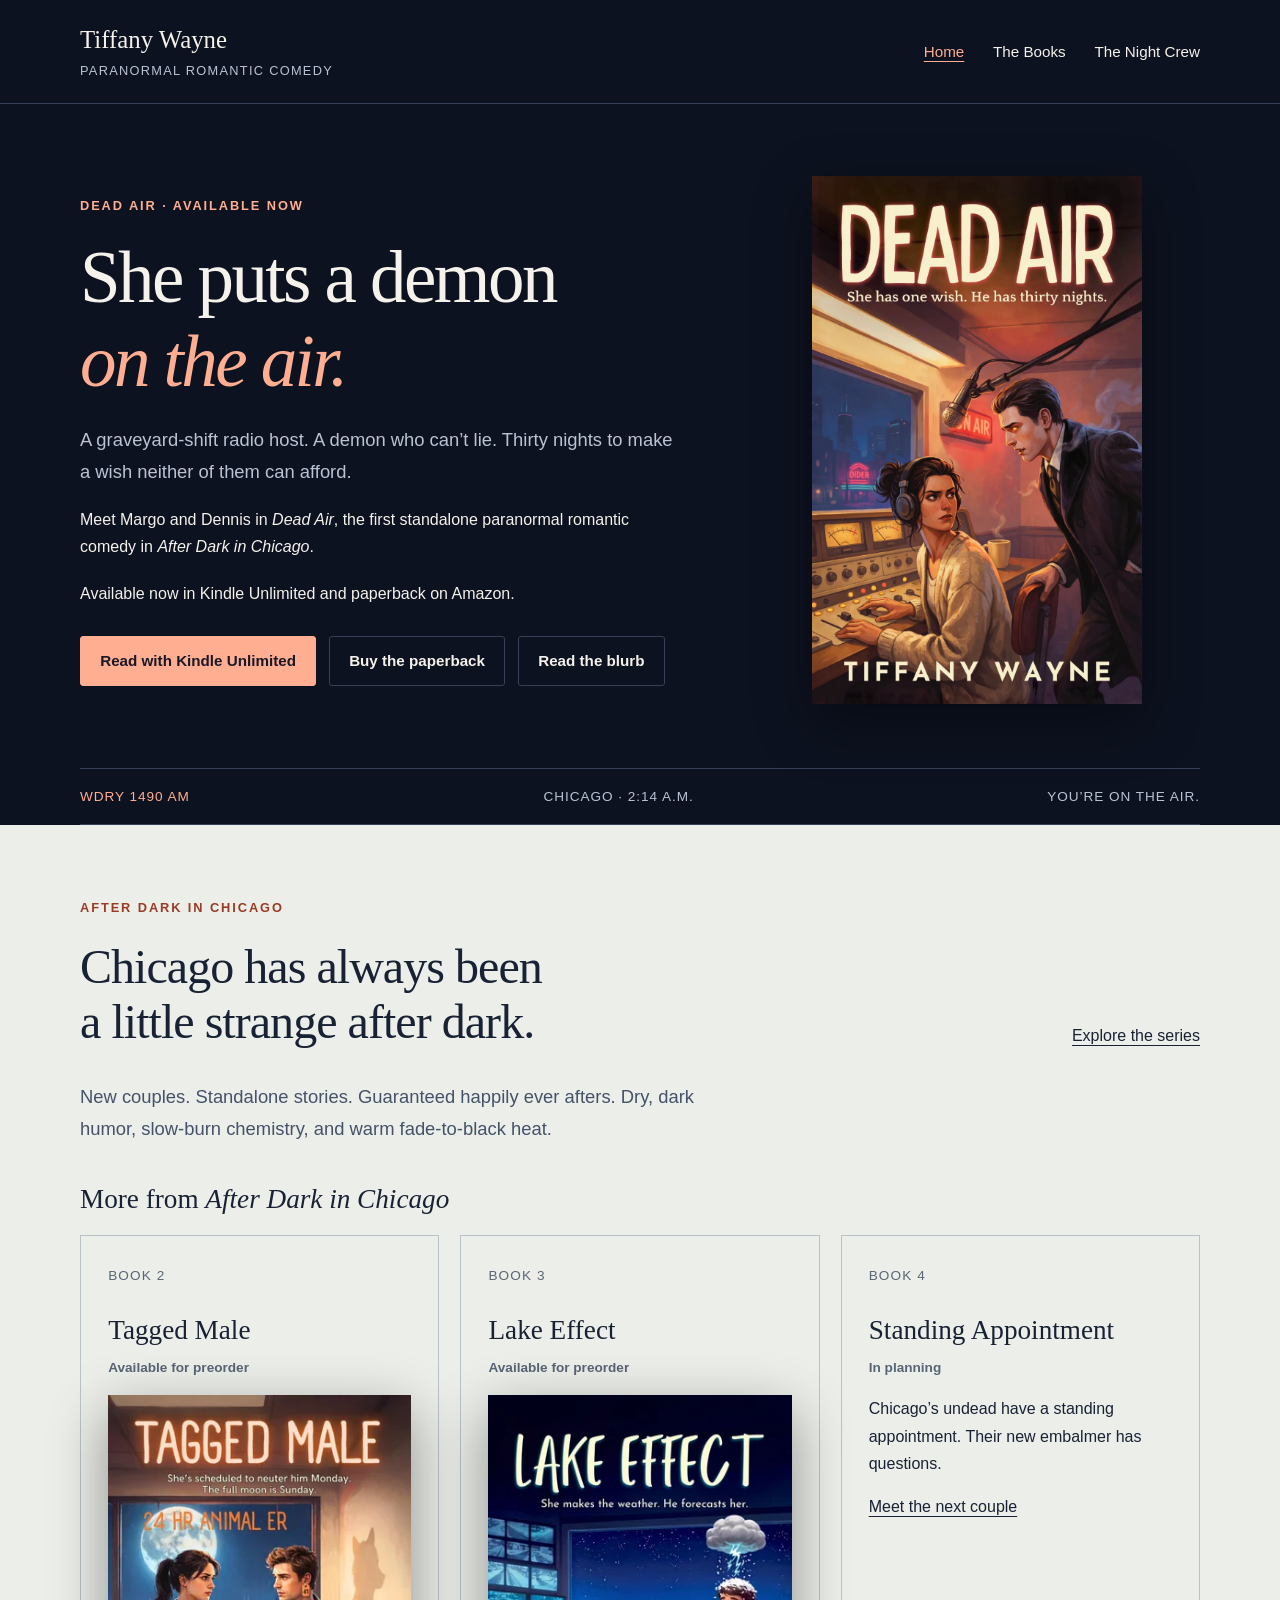
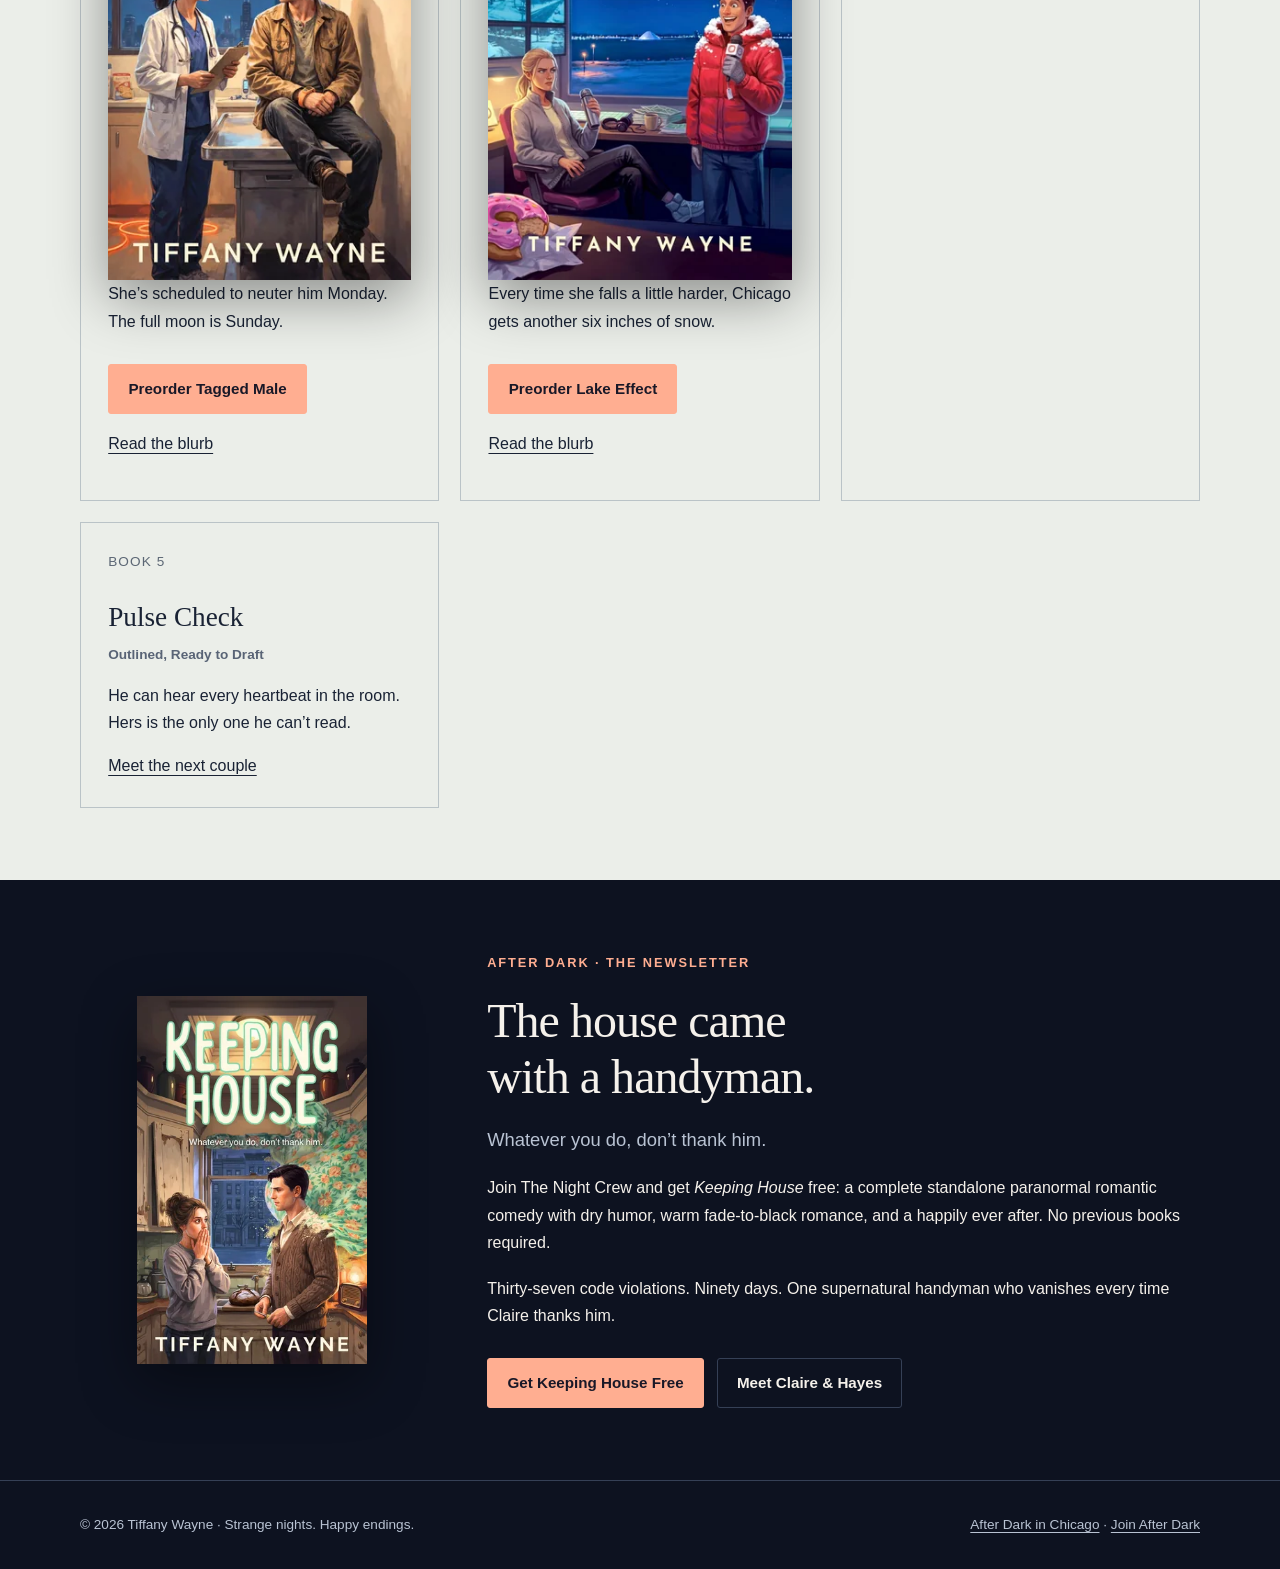
<file: index.html>
<!doctype html>
<html lang="en"><head><meta charset="utf-8"><meta name="viewport" content="width=device-width,initial-scale=1"><title>Paranormal Romcoms After Dark | Tiffany Wayne</title><meta name="description" content="Discover After Dark in Chicago by Tiffany Wayne. Read Dead Air in Kindle Unlimited or paperback, preorder Tagged Male and Lake Effect, and get Keeping House free when you join The Night Crew."><meta name="theme-color" content="#0d1220"><link rel="icon" href="assets/favicon.svg" type="image/svg+xml"><link rel="stylesheet" href="styles.css"><script src="site.js" defer></script></head><body><a class="skip" href="#main">Skip to content</a><header class="header"><div class="wrap nav"><a class="brand" href="index.html"><strong>Tiffany Wayne</strong><span>Paranormal romantic comedy</span></a><nav aria-label="Main navigation"><a href="index.html" aria-current="page">Home</a><a href="after-dark-in-chicago.html">The Books</a><a href="newsletter.html">The Night Crew</a></nav></div></header><main id="main"><div class="wrap"><section class="hero"><div><p class="eyebrow">Dead Air · Available now</p><h1>She puts a demon<br><em>on the air.</em></h1><p class="lede">A graveyard-shift radio host. A demon who can’t lie. Thirty nights to make a wish neither of them can afford.</p><p>Meet Margo and Dennis in <em>Dead Air</em>, the first standalone paranormal romantic comedy in <em>After Dark in Chicago</em>.</p><p class="availability">Available now in Kindle Unlimited and paperback on Amazon.</p><div class="buttons"><a class="button" href="https://www.amazon.com/dp/B0HLY9PJB9">Read with Kindle Unlimited</a><a class="button secondary" href="https://www.amazon.com/dp/B0HLY9PJB9">Buy the paperback</a><a class="button secondary" href="after-dark-in-chicago.html#dead-air">Read the blurb</a></div></div><div class="cover"><img data-cover src="assets/dead-air.webp" alt="Dead Air by Tiffany Wayne" fetchpriority="high" decoding="async"><div class="cover-fallback"><p>After Dark in Chicago · Book 1</p><strong>Dead Air</strong><p>Tiffany Wayne</p></div></div></section><div class="signal"><span>WDRY 1490 AM</span><span>Chicago · 2:14 a.m.</span><span>You’re on the air.</span></div></div><section class="section light"><div class="wrap"><p class="eyebrow">After Dark in Chicago</p><div class="section-head"><h2>Chicago has always been<br>a little strange after dark.</h2><a href="after-dark-in-chicago.html">Explore the series</a></div><p class="lede">New couples. Standalone stories. Guaranteed happily ever afters. Dry, dark humor, slow-burn chemistry, and warm fade-to-black heat.</p><h3 style="margin-top:2.5rem">More from <em>After Dark in Chicago</em></h3><div class="grid"><article class="card"><p class="number">BOOK 2</p><h3>Tagged Male</h3><p class="status">Available for preorder</p><div class="cover"><img data-cover src="assets/tagged-male-660.webp" srcset="assets/tagged-male-330.webp 330w, assets/tagged-male-660.webp 660w" sizes="(max-width: 600px) 220px, (max-width: 800px) 330px, 270px" width="660" height="1056" alt="Tagged Male by Tiffany Wayne — After Dark in Chicago, Book 2" loading="lazy" decoding="async"><div class="cover-fallback"><p>After Dark in Chicago · Book 2</p><strong>Tagged Male</strong><p>Tiffany Wayne</p></div></div><p>She’s scheduled to neuter him Monday. The full moon is Sunday.</p><div class="buttons"><a class="button" href="https://www.amazon.com/dp/B0HMGWNJTV">Preorder Tagged Male</a></div><p style="margin-top:1rem"><a href="after-dark-in-chicago.html#tagged-male">Read the blurb</a></p></article><article class="card"><p class="number">BOOK 3</p><h3>Lake Effect</h3><p class="status">Available for preorder</p><div class="cover"><img data-cover src="assets/lake-effect-660.webp" srcset="assets/lake-effect-330.webp 330w, assets/lake-effect-660.webp 660w" sizes="(max-width: 600px) 220px, (max-width: 800px) 330px, 270px" width="660" height="1056" alt="Lake Effect by Tiffany Wayne - After Dark in Chicago, Book 3" loading="lazy" decoding="async"><div class="cover-fallback"><p>After Dark in Chicago · Book 3</p><strong>Lake Effect</strong><p>Tiffany Wayne</p></div></div><p>Every time she falls a little harder, Chicago gets another six inches of snow.</p><div class="buttons"><a class="button" href="https://www.amazon.com/gp/product/B0HMQGWGZQ">Preorder Lake Effect</a></div><p style="margin-top:1rem"><a href="after-dark-in-chicago.html#lake-effect">Read the blurb</a></p></article><article class="card"><p class="number">BOOK 4</p><h3>Standing Appointment</h3><p class="status">In planning</p><p>Chicago’s undead have a standing appointment. Their new embalmer has questions.</p><a href="after-dark-in-chicago.html#standing-appointment">Meet the next couple</a></article><article class="card"><p class="number">BOOK 5</p><h3>Pulse Check</h3><p class="status">Outlined, Ready to Draft</p><p>He can hear every heartbeat in the room. Hers is the only one he can’t read.</p><a href="after-dark-in-chicago.html#pulse-check">Meet the next couple</a></article></div></div></section><section class="section"><div class="wrap crew"><div class="cover"><img data-cover src="assets/keeping-house-660.webp" srcset="assets/keeping-house-330.webp 330w, assets/keeping-house-660.webp 660w" sizes="(max-width:600px) 240px, 330px" width="660" height="1056" alt="Keeping House by Tiffany Wayne" loading="lazy" decoding="async"><div class="cover-fallback"><p>A standalone Hidden Chicago novelette</p><strong>Keeping House</strong><p>Tiffany Wayne</p></div></div><div><p class="eyebrow">After Dark · The newsletter</p><h2>The house came<br>with a handyman.</h2><p class="lede">Whatever you do, don’t thank him.</p><p>Join The Night Crew and get <em>Keeping House</em> free: a complete standalone paranormal romantic comedy with dry humor, warm fade-to-black romance, and a happily ever after. No previous books required.</p><p>Thirty-seven code violations. Ninety days. One supernatural handyman who vanishes every time Claire thanks him.</p><div class="buttons"><a class="button" href="https://tiffany-wayne.kit.com/">Get Keeping House Free</a><a class="button secondary" href="newsletter.html">Meet Claire &amp; Hayes</a></div></div></div></section></main><footer class="footer"><div class="wrap footer-inner"><p>© 2026 Tiffany Wayne · Strange nights. Happy endings.</p><p><a href="after-dark-in-chicago.html">After Dark in Chicago</a> · <a href="https://tiffany-wayne.kit.com/">Join After Dark</a></p></div></footer></body></html>
</file>
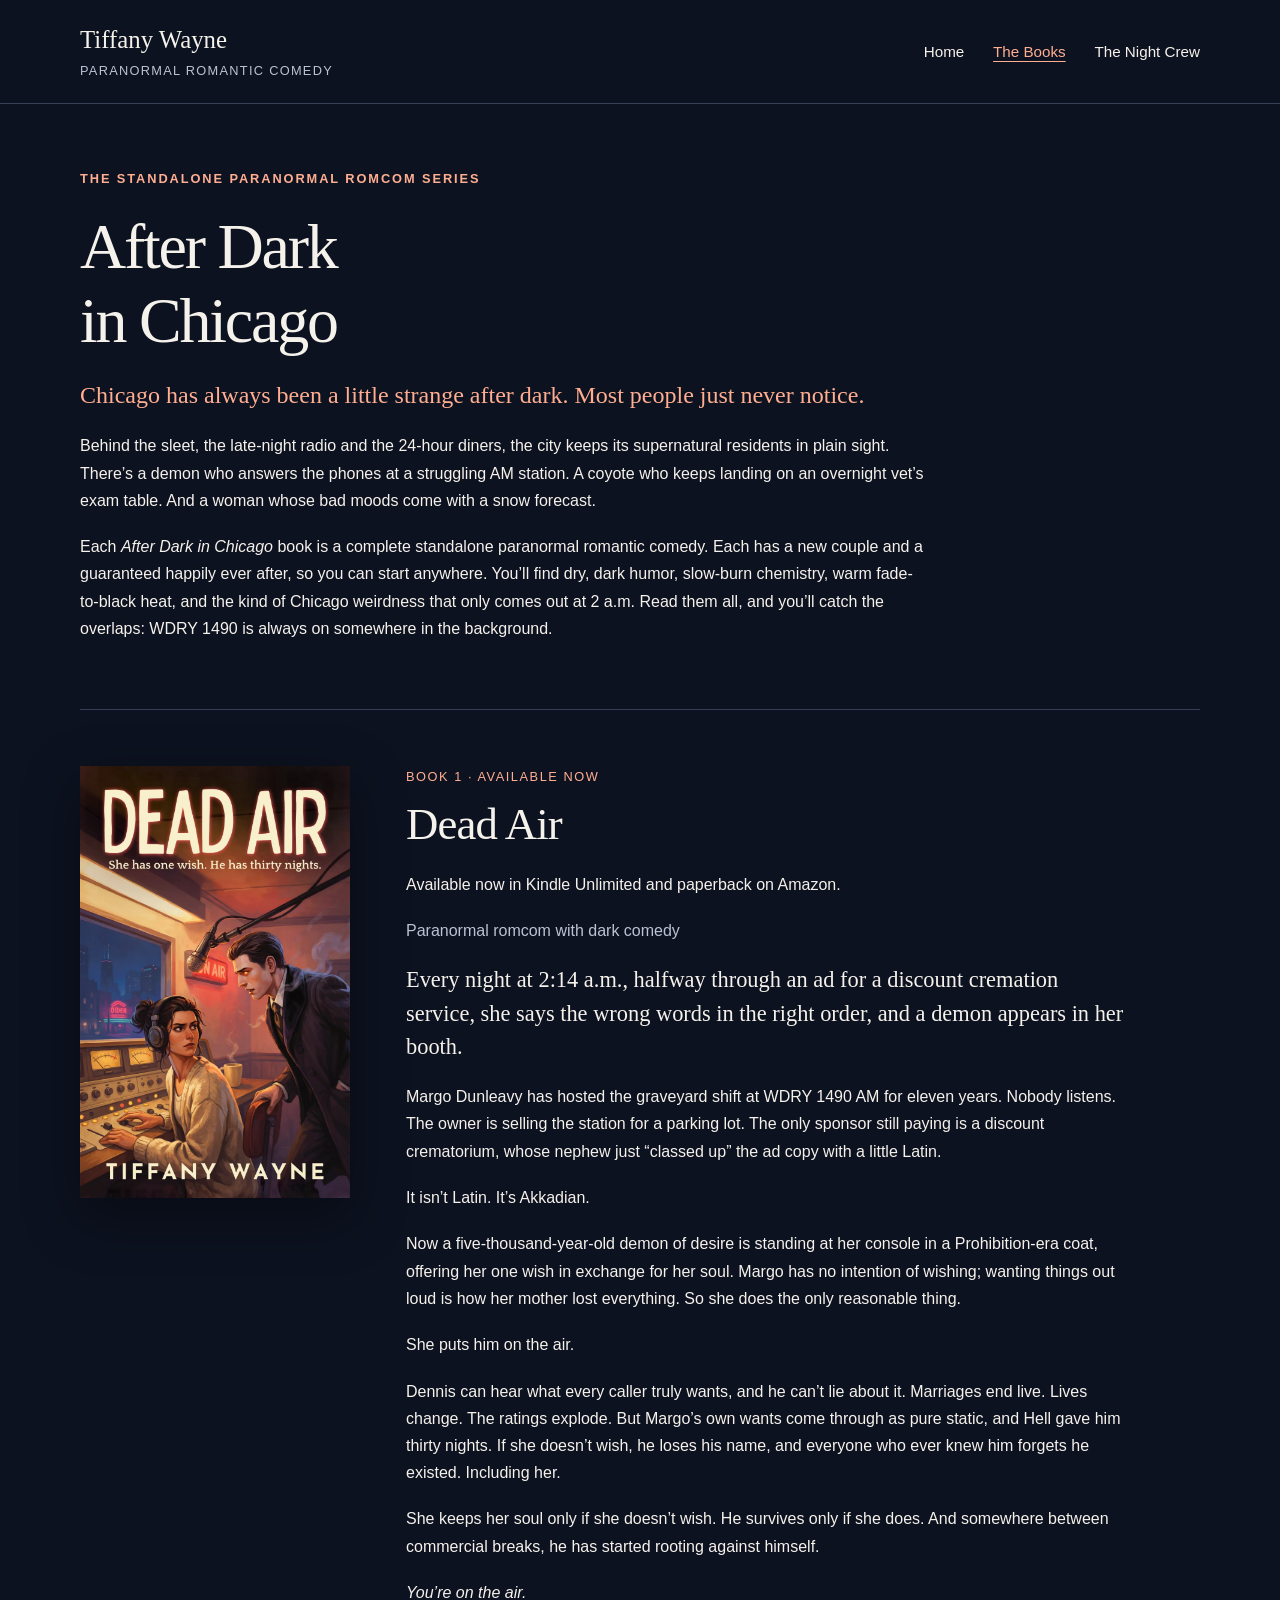
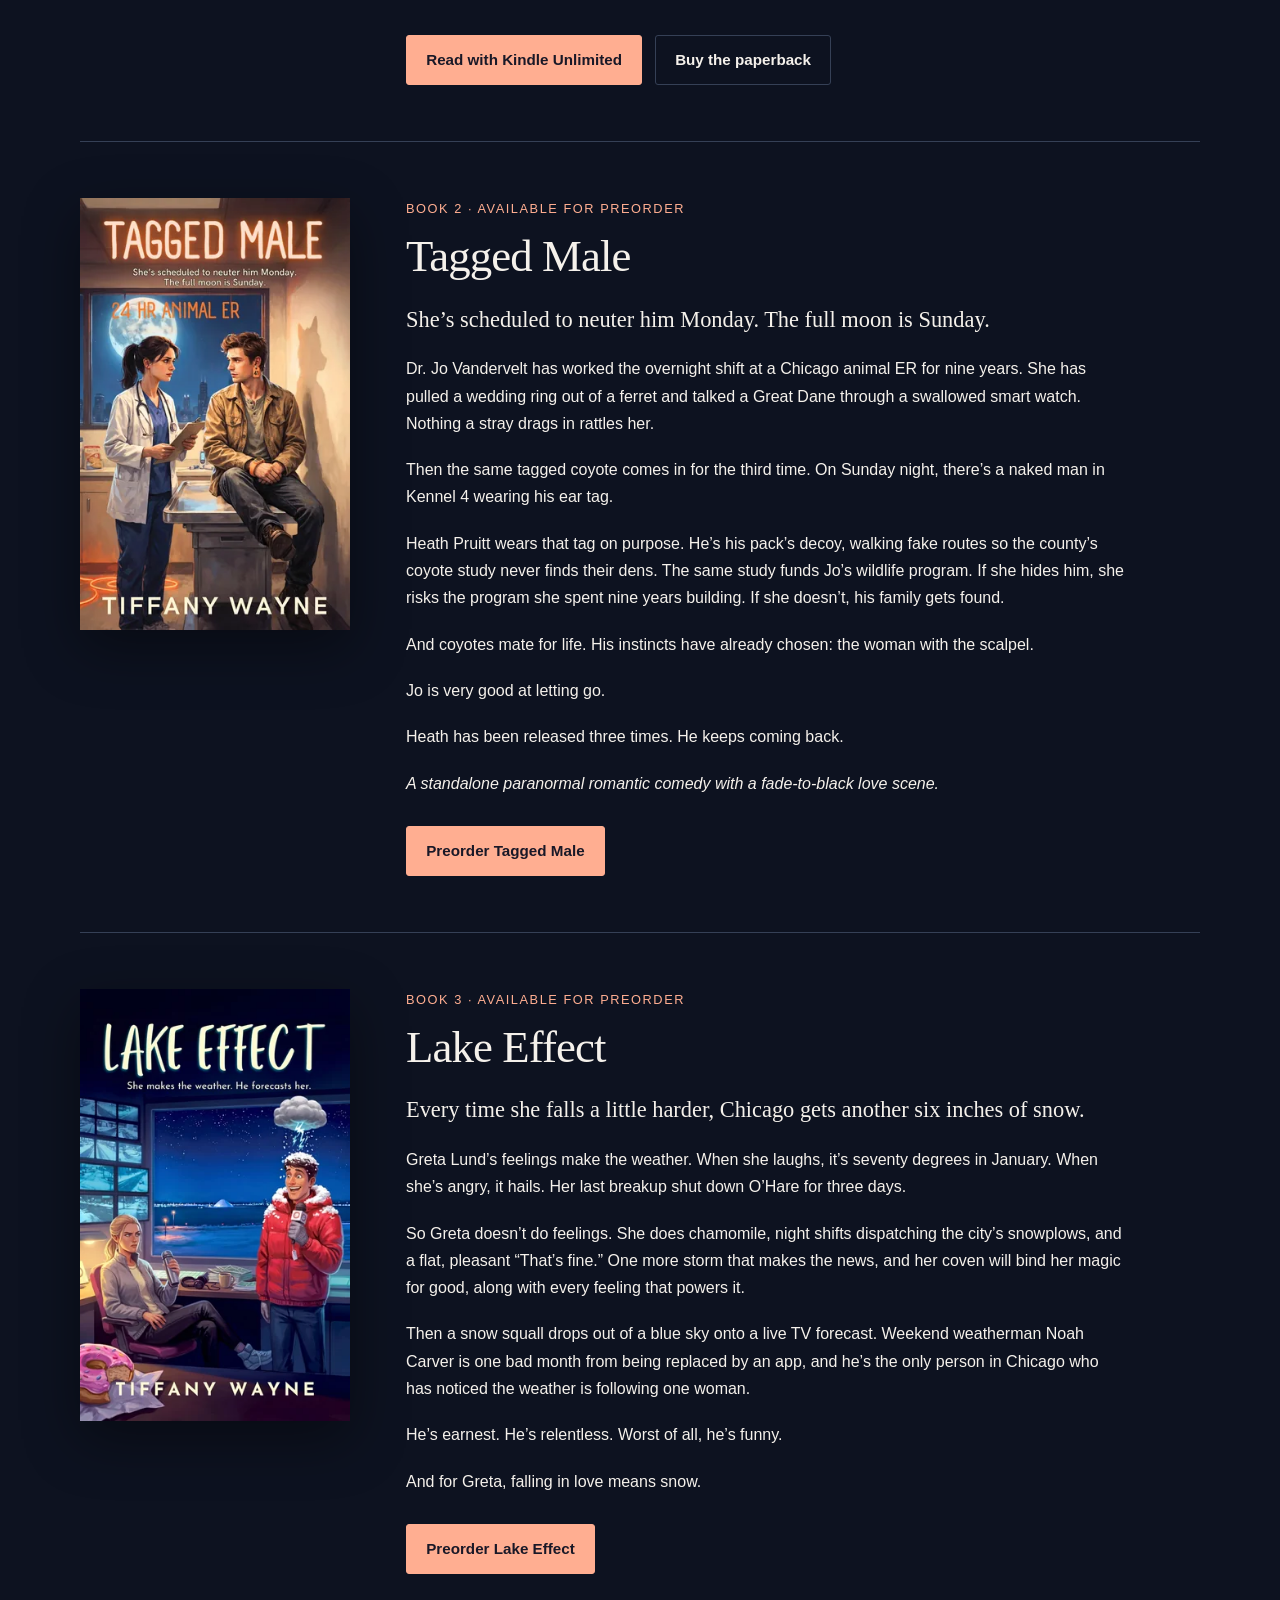
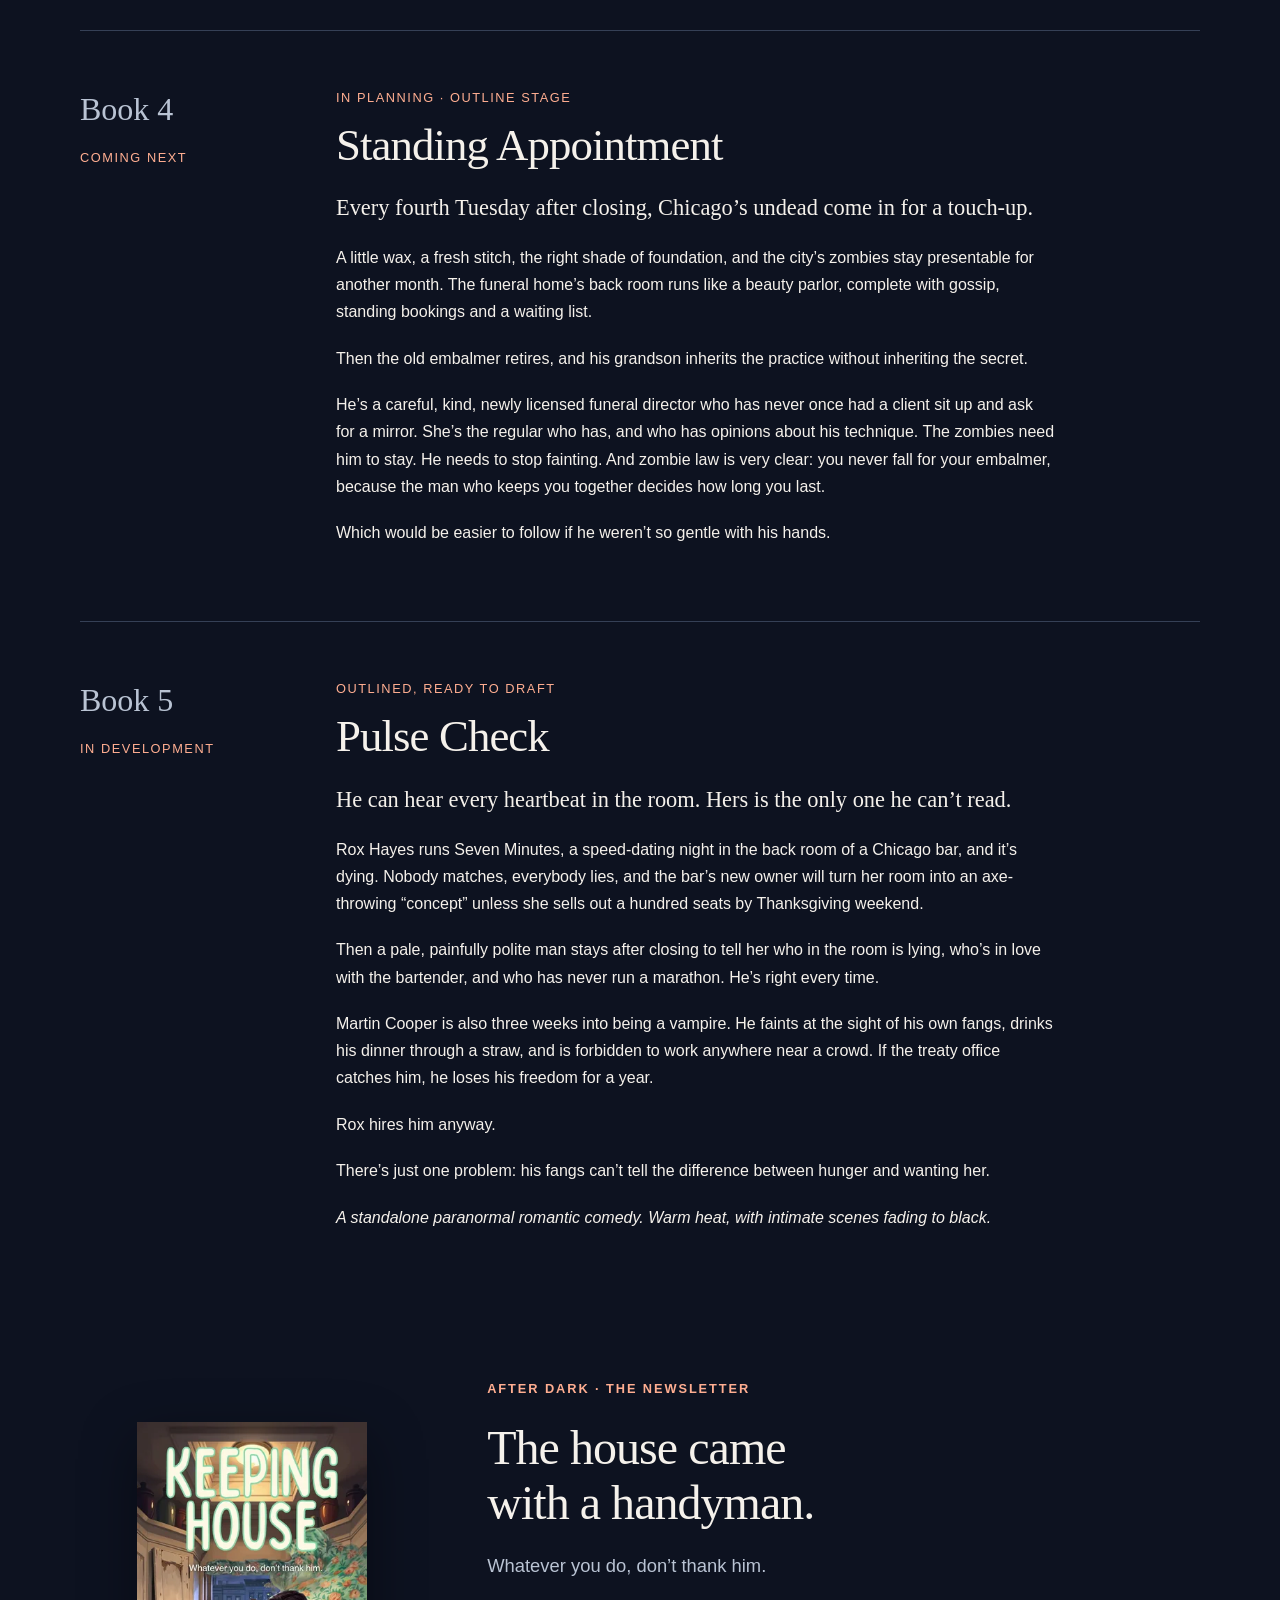
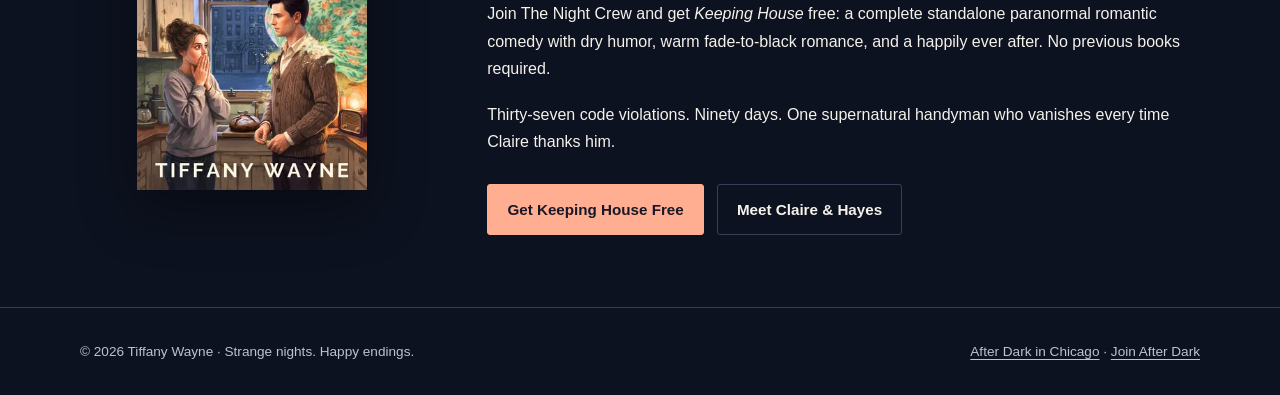
<file: after-dark-in-chicago.html>
<!doctype html>
<html lang="en"><head><meta charset="utf-8"><meta name="viewport" content="width=device-width,initial-scale=1"><title>After Dark in Chicago | Tiffany Wayne</title><meta name="description" content="Explore After Dark in Chicago: standalone paranormal romantic comedies with dark humor, new couples, and happily ever afters."><meta name="theme-color" content="#0d1220"><link rel="icon" href="assets/favicon.svg" type="image/svg+xml"><link rel="stylesheet" href="styles.css"><script src="site.js" defer></script></head><body><a class="skip" href="#main">Skip to content</a><header class="header"><div class="wrap nav"><a class="brand" href="index.html"><strong>Tiffany Wayne</strong><span>Paranormal romantic comedy</span></a><nav aria-label="Main navigation"><a href="index.html">Home</a><a href="after-dark-in-chicago.html" aria-current="page">The Books</a><a href="newsletter.html">The Night Crew</a></nav></div></header><main id="main"><div class="wrap"><section class="page-intro"><p class="eyebrow">The standalone paranormal romcom series</p><h1>After Dark<br>in Chicago</h1><p class="hook">Chicago has always been a little strange after dark. Most people just never notice.</p><p>Behind the sleet, the late-night radio and the 24-hour diners, the city keeps its supernatural residents in plain sight. There’s a demon who answers the phones at a struggling AM station. A coyote who keeps landing on an overnight vet’s exam table. And a woman whose bad moods come with a snow forecast.</p><p>Each <em>After Dark in Chicago</em> book is a complete standalone paranormal romantic comedy. Each has a new couple and a guaranteed happily ever after, so you can start anywhere. You’ll find dry, dark humor, slow-burn chemistry, warm fade-to-black heat, and the kind of Chicago weirdness that only comes out at 2 a.m. Read them all, and you’ll catch the overlaps: WDRY 1490 is always on somewhere in the background.</p></section><section class="book" id="dead-air"><div class="cover"><img data-cover src="assets/dead-air.webp" alt="Dead Air by Tiffany Wayne" loading="lazy" decoding="async"><div class="cover-fallback"><p>After Dark in Chicago · Book 1</p><strong>Dead Air</strong><p>Tiffany Wayne</p></div></div><div class="book-text"><p class="book-label">Book 1 · Available now</p><h2>Dead Air</h2><p class="availability">Available now in Kindle Unlimited and paperback on Amazon.</p><p class="muted">Paranormal romcom with dark comedy</p><p class="book-hook">Every night at 2:14 a.m., halfway through an ad for a discount cremation service, she says the wrong words in the right order, and a demon appears in her booth.</p><p>Margo Dunleavy has hosted the graveyard shift at WDRY 1490 AM for eleven years. Nobody listens. The owner is selling the station for a parking lot. The only sponsor still paying is a discount crematorium, whose nephew just “classed up” the ad copy with a little Latin.</p><p>It isn’t Latin. It’s Akkadian.</p><p>Now a five-thousand-year-old demon of desire is standing at her console in a Prohibition-era coat, offering her one wish in exchange for her soul. Margo has no intention of wishing; wanting things out loud is how her mother lost everything. So she does the only reasonable thing.</p><p>She puts him on the air.</p><p>Dennis can hear what every caller truly wants, and he can’t lie about it. Marriages end live. Lives change. The ratings explode. But Margo’s own wants come through as pure static, and Hell gave him thirty nights. If she doesn’t wish, he loses his name, and everyone who ever knew him forgets he existed. Including her.</p><p>She keeps her soul only if she doesn’t wish. He survives only if she does. And somewhere between commercial breaks, he has started rooting against himself.</p><p><em>You’re on the air.</em></p><div class="buttons"><a class="button" href="https://www.amazon.com/dp/B0HLY9PJB9">Read with Kindle Unlimited</a><a class="button secondary" href="https://www.amazon.com/dp/B0HLY9PJB9">Buy the paperback</a></div></div></section><section class="book" id="tagged-male"><div class="cover"><img data-cover src="assets/tagged-male-660.webp" srcset="assets/tagged-male-330.webp 330w, assets/tagged-male-660.webp 660w" sizes="(max-width: 600px) 220px, 270px" width="660" height="1056" alt="Tagged Male by Tiffany Wayne — After Dark in Chicago, Book 2" loading="lazy" decoding="async"><div class="cover-fallback"><p>After Dark in Chicago · Book 2</p><strong>Tagged Male</strong><p>Tiffany Wayne</p></div></div><div class="book-text"><p class="book-label">Book 2 · Available for preorder</p><h2>Tagged Male</h2><p class="book-hook">She’s scheduled to neuter him Monday. The full moon is Sunday.</p><p>Dr. Jo Vandervelt has worked the overnight shift at a Chicago animal ER for nine years. She has pulled a wedding ring out of a ferret and talked a Great Dane through a swallowed smart watch. Nothing a stray drags in rattles her.</p><p>Then the same tagged coyote comes in for the third time. On Sunday night, there’s a naked man in Kennel 4 wearing his ear tag.</p><p>Heath Pruitt wears that tag on purpose. He’s his pack’s decoy, walking fake routes so the county’s coyote study never finds their dens. The same study funds Jo’s wildlife program. If she hides him, she risks the program she spent nine years building. If she doesn’t, his family gets found.</p><p>And coyotes mate for life. His instincts have already chosen: the woman with the scalpel.</p><p>Jo is very good at letting go.</p><p>Heath has been released three times. He keeps coming back.</p><p><em>A standalone paranormal romantic comedy with a fade-to-black love scene.</em></p><div class="buttons"><a class="button" href="https://www.amazon.com/dp/B0HMGWNJTV">Preorder Tagged Male</a></div></div></section><section class="book" id="lake-effect"><div class="cover"><img data-cover src="assets/lake-effect-660.webp" srcset="assets/lake-effect-330.webp 330w, assets/lake-effect-660.webp 660w" sizes="(max-width: 600px) 220px, 270px" width="660" height="1056" alt="Lake Effect by Tiffany Wayne - After Dark in Chicago, Book 3" loading="lazy" decoding="async"><div class="cover-fallback"><p>After Dark in Chicago · Book 3</p><strong>Lake Effect</strong><p>Tiffany Wayne</p></div></div><div class="book-text"><p class="book-label">Book 3 · Available for preorder</p><h2>Lake Effect</h2><p class="book-hook">Every time she falls a little harder, Chicago gets another six inches of snow.</p><p>Greta Lund’s feelings make the weather. When she laughs, it’s seventy degrees in January. When she’s angry, it hails. Her last breakup shut down O’Hare for three days.</p><p>So Greta doesn’t do feelings. She does chamomile, night shifts dispatching the city’s snowplows, and a flat, pleasant “That’s fine.” One more storm that makes the news, and her coven will bind her magic for good, along with every feeling that powers it.</p><p>Then a snow squall drops out of a blue sky onto a live TV forecast. Weekend weatherman Noah Carver is one bad month from being replaced by an app, and he’s the only person in Chicago who has noticed the weather is following one woman.</p><p>He’s earnest. He’s relentless. Worst of all, he’s funny.</p><p>And for Greta, falling in love means snow.</p><div class="buttons"><a class="button" href="https://www.amazon.com/gp/product/B0HMQGWGZQ">Preorder Lake Effect</a></div></div></section><section class="book planned" id="standing-appointment"><div class="book-side">Book 4<span>Coming next</span></div><div class="book-text"><p class="book-label">In planning · Outline stage</p><h2>Standing Appointment</h2><p class="book-hook">Every fourth Tuesday after closing, Chicago’s undead come in for a touch-up.</p><p>A little wax, a fresh stitch, the right shade of foundation, and the city’s zombies stay presentable for another month. The funeral home’s back room runs like a beauty parlor, complete with gossip, standing bookings and a waiting list.</p><p>Then the old embalmer retires, and his grandson inherits the practice without inheriting the secret.</p><p>He’s a careful, kind, newly licensed funeral director who has never once had a client sit up and ask for a mirror. She’s the regular who has, and who has opinions about his technique. The zombies need him to stay. He needs to stop fainting. And zombie law is very clear: you never fall for your embalmer, because the man who keeps you together decides how long you last.</p><p>Which would be easier to follow if he weren’t so gentle with his hands.</p></div></section><section class="book planned" id="pulse-check"><div class="book-side">Book 5<span>In development</span></div><div class="book-text"><p class="book-label">Outlined, Ready to Draft</p><h2>Pulse Check</h2><p class="book-hook">He can hear every heartbeat in the room. Hers is the only one he can’t read.</p><p>Rox Hayes runs Seven Minutes, a speed-dating night in the back room of a Chicago bar, and it’s dying. Nobody matches, everybody lies, and the bar’s new owner will turn her room into an axe-throwing “concept” unless she sells out a hundred seats by Thanksgiving weekend.</p><p>Then a pale, painfully polite man stays after closing to tell her who in the room is lying, who’s in love with the bartender, and who has never run a marathon. He’s right every time.</p><p>Martin Cooper is also three weeks into being a vampire. He faints at the sight of his own fangs, drinks his dinner through a straw, and is forbidden to work anywhere near a crowd. If the treaty office catches him, he loses his freedom for a year.</p><p>Rox hires him anyway.</p><p>There’s just one problem: his fangs can’t tell the difference between hunger and wanting her.</p><p><em>A standalone paranormal romantic comedy. Warm heat, with intimate scenes fading to black.</em></p></div></section></div><section class="section"><div class="wrap crew"><div class="cover"><img data-cover src="assets/keeping-house-660.webp" srcset="assets/keeping-house-330.webp 330w, assets/keeping-house-660.webp 660w" sizes="(max-width:600px) 240px, 330px" width="660" height="1056" alt="Keeping House by Tiffany Wayne" loading="lazy" decoding="async"><div class="cover-fallback"><p>A standalone Hidden Chicago novelette</p><strong>Keeping House</strong><p>Tiffany Wayne</p></div></div><div><p class="eyebrow">After Dark · The newsletter</p><h2>The house came<br>with a handyman.</h2><p class="lede">Whatever you do, don’t thank him.</p><p>Join The Night Crew and get <em>Keeping House</em> free: a complete standalone paranormal romantic comedy with dry humor, warm fade-to-black romance, and a happily ever after. No previous books required.</p><p>Thirty-seven code violations. Ninety days. One supernatural handyman who vanishes every time Claire thanks him.</p><div class="buttons"><a class="button" href="https://tiffany-wayne.kit.com/">Get Keeping House Free</a><a class="button secondary" href="newsletter.html">Meet Claire &amp; Hayes</a></div></div></div></section></main><footer class="footer"><div class="wrap footer-inner"><p>© 2026 Tiffany Wayne · Strange nights. Happy endings.</p><p><a href="after-dark-in-chicago.html">After Dark in Chicago</a> · <a href="https://tiffany-wayne.kit.com/">Join After Dark</a></p></div></footer></body></html>
</file>
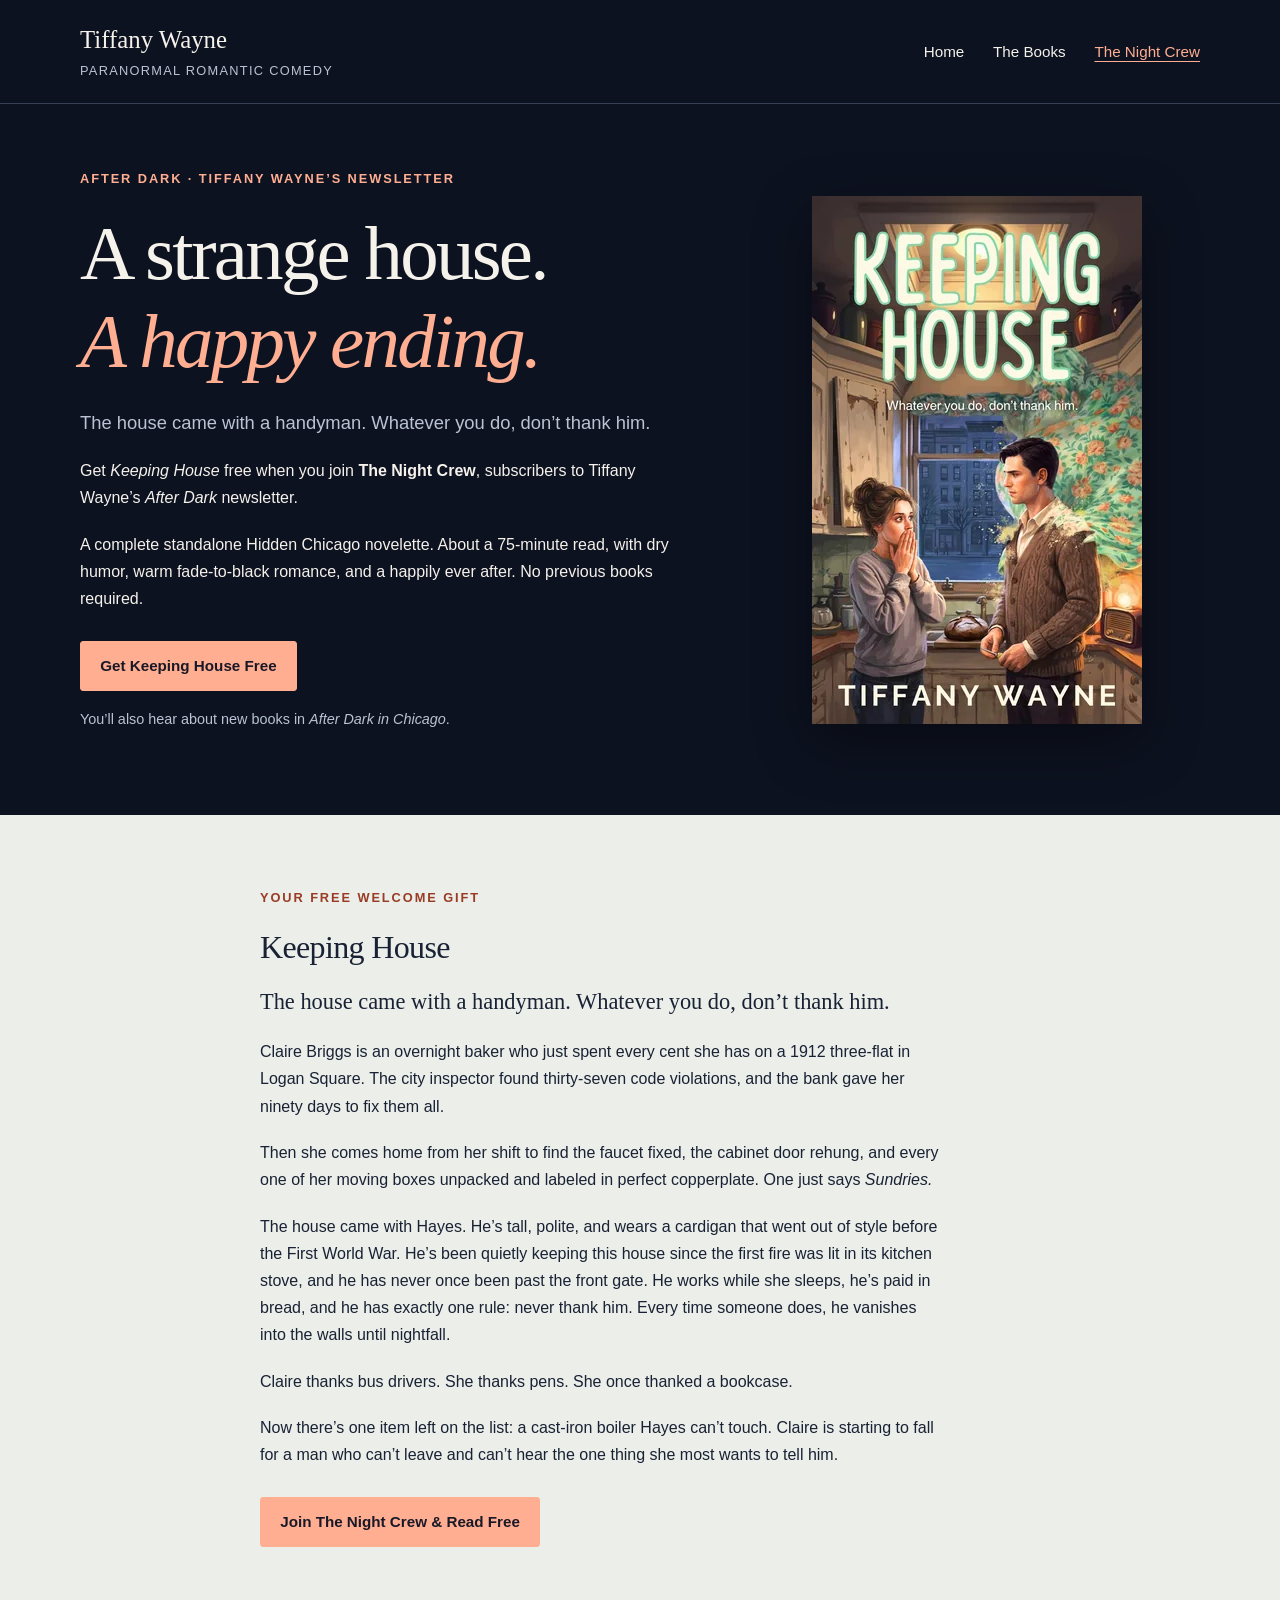
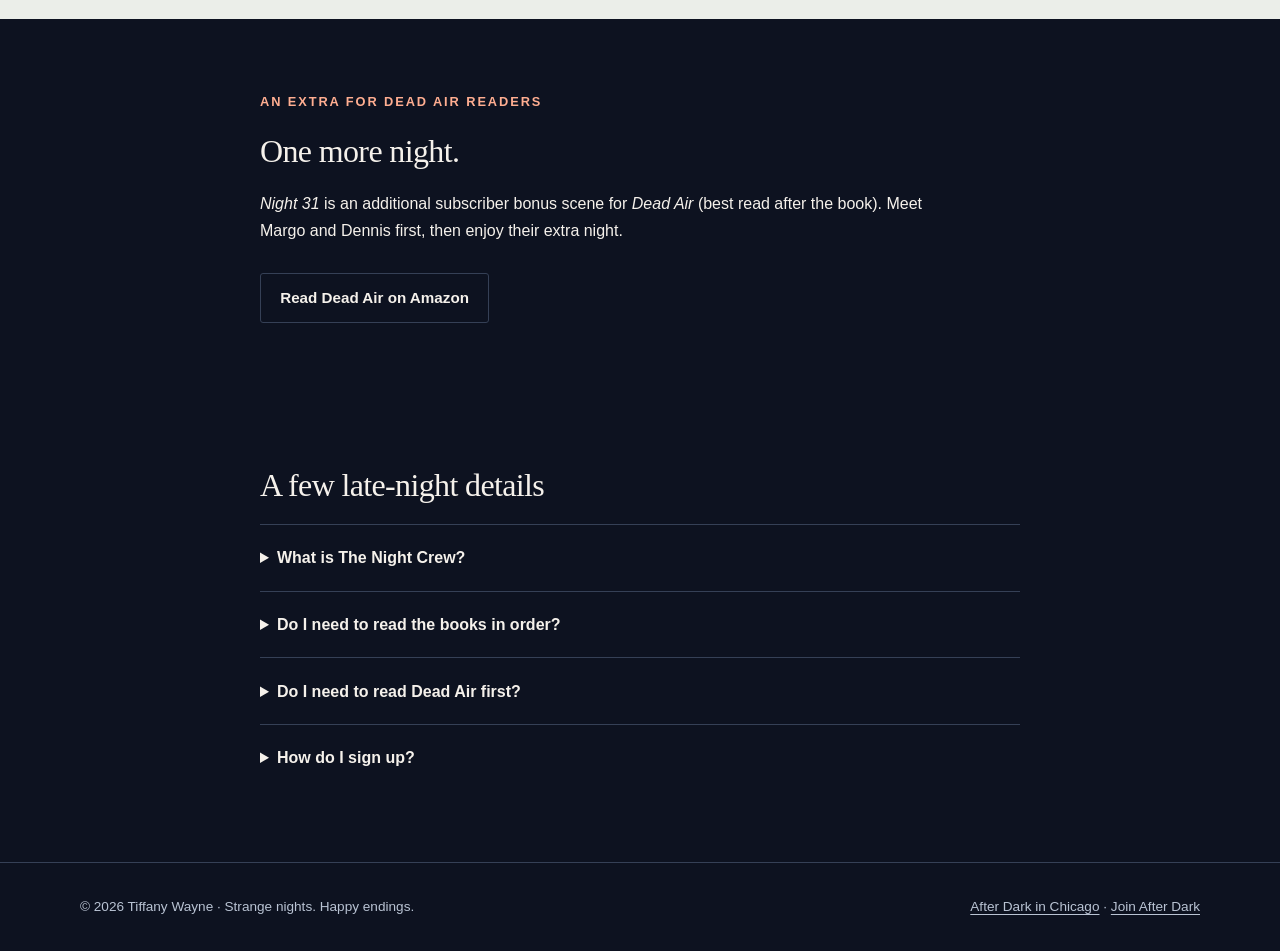
<file: newsletter.html>
<!doctype html>
<html lang="en"><head><meta charset="utf-8"><meta name="viewport" content="width=device-width,initial-scale=1"><title>Join The Night Crew | Tiffany Wayne</title><meta name="description" content="Get Keeping House free when you join The Night Crew, Tiffany Wayne’s After Dark newsletter. A standalone paranormal romantic comedy; no previous books required."><meta name="theme-color" content="#0d1220"><link rel="icon" href="assets/favicon.svg" type="image/svg+xml"><link rel="stylesheet" href="styles.css"><script src="site.js" defer></script></head><body><a class="skip" href="#main">Skip to content</a><header class="header"><div class="wrap nav"><a class="brand" href="index.html"><strong>Tiffany Wayne</strong><span>Paranormal romantic comedy</span></a><nav aria-label="Main navigation"><a href="index.html">Home</a><a href="after-dark-in-chicago.html">The Books</a><a href="newsletter.html" aria-current="page">The Night Crew</a></nav></div></header><main id="main"><section class="newsletter-hero"><div class="wrap hero"><div><p class="eyebrow">After Dark · Tiffany Wayne’s newsletter</p><h1>A strange house.<br><em>A happy ending.</em></h1><p class="lede">The house came with a handyman. Whatever you do, don’t thank him.</p><p>Get <em>Keeping House</em> free when you join <strong>The Night Crew</strong>, subscribers to Tiffany Wayne’s <em>After Dark</em> newsletter.</p><p>A complete standalone Hidden Chicago novelette. About a 75-minute read, with dry humor, warm fade-to-black romance, and a happily ever after. No previous books required.</p><div class="buttons"><a class="button" href="https://tiffany-wayne.kit.com/">Get Keeping House Free</a></div><p class="note">You’ll also hear about new books in <em>After Dark in Chicago</em>.</p></div><div class="cover"><img data-cover src="assets/keeping-house-660.webp" srcset="assets/keeping-house-330.webp 330w, assets/keeping-house-660.webp 660w" sizes="(max-width:600px) 240px, 330px" width="660" height="1056" alt="Keeping House by Tiffany Wayne" fetchpriority="high" decoding="async"><div class="cover-fallback"><p>A standalone Hidden Chicago novelette</p><strong>Keeping House</strong><p>Tiffany Wayne</p></div></div></div></section><section class="section light"><div class="wrap newsletter-copy"><p class="eyebrow">Your free welcome gift</p><h2>Keeping House</h2><p class="book-hook">The house came with a handyman. Whatever you do, don’t thank him.</p><p>Claire Briggs is an overnight baker who just spent every cent she has on a 1912 three-flat in Logan Square. The city inspector found thirty-seven code violations, and the bank gave her ninety days to fix them all.</p><p>Then she comes home from her shift to find the faucet fixed, the cabinet door rehung, and every one of her moving boxes unpacked and labeled in perfect copperplate. One just says <em>Sundries.</em></p><p>The house came with Hayes. He’s tall, polite, and wears a cardigan that went out of style before the First World War. He’s been quietly keeping this house since the first fire was lit in its kitchen stove, and he has never once been past the front gate. He works while she sleeps, he’s paid in bread, and he has exactly one rule: never thank him. Every time someone does, he vanishes into the walls until nightfall.</p><p>Claire thanks bus drivers. She thanks pens. She once thanked a bookcase.</p><p>Now there’s one item left on the list: a cast-iron boiler Hayes can’t touch. Claire is starting to fall for a man who can’t leave and can’t hear the one thing she most wants to tell him.</p><div class="buttons"><a class="button" href="https://tiffany-wayne.kit.com/">Join The Night Crew &amp; Read Free</a></div></div></section><section class="section"><div class="wrap newsletter-copy"><p class="eyebrow">An extra for Dead Air readers</p><h2>One more night.</h2><p><em>Night 31</em> is an additional subscriber bonus scene for <em>Dead Air</em> (best read after the book). Meet Margo and Dennis first, then enjoy their extra night.</p><div class="buttons"><a class="button secondary" href="https://www.amazon.com/dp/B0HLY9PJB9">Read Dead Air on Amazon</a></div></div></section><section class="section"><div class="wrap newsletter-copy"><h2>A few late-night details</h2><details><summary>What is The Night Crew?</summary><p>The Night Crew is the name for subscribers to <em>After Dark</em>, Tiffany Wayne’s newsletter.</p></details><details><summary>Do I need to read the books in order?</summary><p>Each <em>After Dark in Chicago</em> book follows a new couple and has a complete happily ever after. Start anywhere. Read them all to catch the overlaps.</p></details><details><summary>Do I need to read Dead Air first?</summary><p>No. <em>Keeping House</em> follows its own couple and has a complete happily ever after. The extra <em>Night 31</em> bonus scene is best read after <em>Dead Air</em>.</p></details><details><summary>How do I sign up?</summary><p>Use the “Join The Night Crew” button to visit Tiffany Wayne’s signup page and enter your email address there.</p></details></div></section></main><footer class="footer"><div class="wrap footer-inner"><p>© 2026 Tiffany Wayne · Strange nights. Happy endings.</p><p><a href="after-dark-in-chicago.html">After Dark in Chicago</a> · <a href="https://tiffany-wayne.kit.com/">Join After Dark</a></p></div></footer></body></html>
</file>
<file: styles.css>
:root{--bg:#0d1220;--panel:#151e30;--ink:#f5f1eb;--muted:#b9c3d3;--accent:#ffae91;--line:#354056;--light:#ebeee9;--dark:#192234}*{box-sizing:border-box}html{scroll-behavior:smooth;scroll-padding-top:2rem}body{margin:0;background:var(--bg);color:var(--ink);font-family:Arial,Helvetica,sans-serif;font-size:1rem;line-height:1.7}a{color:inherit;text-underline-offset:.25em}a:hover{color:var(--accent)}a:focus-visible,summary:focus-visible{outline:3px solid #8ee1de;outline-offset:5px}img{max-width:100%;height:auto;display:block}.wrap{width:min(1120px,calc(100% - 3rem));margin:auto}.skip{position:absolute;top:-100px;left:1rem;background:var(--ink);color:var(--bg);padding:.5rem;z-index:4}.skip:focus{top:1rem}.header{border-bottom:1px solid var(--line)}.nav{display:flex;justify-content:space-between;align-items:center;gap:2rem;padding:1.5rem 0}.brand{text-decoration:none;display:grid;line-height:1.3;flex-shrink:0}.brand strong{font-family:Georgia,serif;font-size:1.55rem;font-weight:normal}.brand span{font-size:.8rem;color:var(--muted);letter-spacing:.1em;text-transform:uppercase;margin-top:.4rem}nav{display:flex;gap:1.8rem;align-items:center;flex-wrap:wrap}nav a{text-decoration:none;font-size:.95rem}nav a[aria-current=page]{color:var(--accent);text-decoration:underline}.eyebrow{font-size:.8rem;font-weight:bold;text-transform:uppercase;letter-spacing:.15em;color:var(--accent);margin:0 0 1.25rem}.hero{padding:4.5rem 0 4rem;display:grid;grid-template-columns:1.15fr .85fr;gap:4.5rem;align-items:center}h1,h2,h3{font-family:Georgia,'Times New Roman',serif;font-weight:normal;line-height:1.15;margin:0 0 1.25rem}h1{font-size:clamp(2.65rem,5.7vw,4.7rem);letter-spacing:-.035em}h1 em{color:var(--accent);font-style:italic}h2{font-size:clamp(2rem,4vw,3rem);letter-spacing:-.02em}h3{font-size:1.7rem}p{margin:0 0 1.2rem}.lede{font-size:1.15rem;color:var(--muted);max-width:40rem}.buttons{display:flex;flex-wrap:wrap;gap:.8rem;margin-top:1.8rem}.button{display:inline-flex;justify-content:center;align-items:center;text-align:center;min-height:48px;padding:.7rem 1.2rem;background:var(--accent);color:#191827;font-weight:bold;text-decoration:none;border:1px solid var(--accent);border-radius:3px;font-size:.95rem}.button:hover{background:#ffd2be;color:#191827}.button.secondary{background:transparent;color:var(--ink);border-color:var(--line)}.button.secondary:hover{border-color:var(--accent);color:var(--accent)}.cover{max-width:330px;margin:0 auto;filter:drop-shadow(0 18px 28px #0006)}.cover img{width:100%;height:auto}.cover-fallback{border-top:1px solid var(--accent);border-bottom:1px solid var(--line);padding:3rem 1rem;text-align:center}.cover-fallback p{color:var(--muted)}.cover-fallback strong{font:normal 3rem/1.2 Georgia,serif;display:block;margin:1rem 0}.cover-fallback.hidden{display:none}.signal{display:flex;justify-content:space-between;gap:1rem;border-top:1px solid var(--line);border-bottom:1px solid var(--line);padding:1rem 0;color:var(--muted);font-size:.85rem;letter-spacing:.07em;text-transform:uppercase}.signal span:first-child{color:var(--accent)}.section{padding:4.5rem 0}.light{background:var(--light);color:var(--dark)}.light .eyebrow{color:#9a3c25}.light .lede,.light .muted{color:#455268}.section-head{display:flex;justify-content:space-between;align-items:end;gap:2rem;margin-bottom:2rem}.section-head h2{margin-bottom:0}.section-head a{flex-shrink:0}.grid{display:grid;grid-template-columns:repeat(3,1fr);gap:1.3rem}.card{border:1px solid #bac3c7;padding:1.7rem}.card .number{font-size:.85rem;color:#5c6775;margin-bottom:1.8rem;letter-spacing:.08em}.card h3{margin-bottom:.6rem}.card p{margin-bottom:1rem}.card .status{font-size:.85rem;font-weight:bold;color:#596476}.crew{display:grid;grid-template-columns:.65fr 1.35fr;gap:4rem;align-items:center}.crew .cover{max-width:230px}.crew h2{max-width:42rem}.muted{color:var(--muted)}.footer{border-top:1px solid var(--line);padding:2rem 0;font-size:.85rem;color:var(--muted)}.footer-inner{display:flex;justify-content:space-between;gap:2rem;flex-wrap:wrap}.footer p{margin:0}.page-intro{max-width:850px;padding:4rem 0 3rem}.page-intro h1{font-size:clamp(2.5rem,5vw,4rem)}.page-intro .hook{font-family:Georgia,serif;font-size:1.5rem;color:var(--accent);line-height:1.5}.book{display:grid;grid-template-columns:270px 1fr;gap:3.5rem;padding:3.5rem 0;border-top:1px solid var(--line);align-items:start}.book h2{font-size:2.8rem}.book .cover{width:100%}.book-label{color:var(--accent);text-transform:uppercase;font-size:.8rem;letter-spacing:.12em;margin-bottom:.7rem}.book-hook{font-family:Georgia,serif;font-size:1.4rem;line-height:1.5}.book-text{max-width:720px}.book.planned{grid-template-columns:200px 1fr}.book-side{font:normal 2rem/1.4 Georgia,serif;color:var(--muted)}.book-side span{display:block;font:normal .8rem/1.5 Arial,sans-serif;color:var(--accent);text-transform:uppercase;letter-spacing:.12em;margin-top:1rem}.newsletter-hero{padding:4rem 0}.newsletter-hero .hero{padding:0}.newsletter-hero h1{font-size:clamp(3rem,6vw,4.8rem)}.note{font-size:.9rem;color:var(--muted);margin-top:1rem}.newsletter-copy{max-width:760px}.newsletter-copy h2{font-size:2rem}.newsletter-copy p{max-width:680px}details{border-top:1px solid var(--line);padding:1.2rem 0}summary{cursor:pointer;font-weight:bold}details p{margin-top:1rem}::selection{background:#ffae91;color:#101524}@media(max-width:800px){.nav{align-items:start;gap:1rem;flex-direction:column}nav{gap:1.2rem}.hero{grid-template-columns:1fr 280px;gap:2rem;padding:3rem 0}.grid{grid-template-columns:1fr}.card .number{margin-bottom:.8rem}.crew{gap:2rem;grid-template-columns:200px 1fr}.book{grid-template-columns:220px 1fr;gap:2rem}.book.planned{grid-template-columns:140px 1fr}.section-head{align-items:start;flex-direction:column;gap:1rem}}@media(max-width:600px){.wrap{width:calc(100% - 2rem)}nav{gap:1rem;font-size:.9rem}.brand span{font-size:.75rem}.hero{grid-template-columns:1fr;gap:2.5rem;padding:2.5rem 0}.hero .cover{width:240px}.section{padding:3rem 0}.signal{font-size:.7rem;flex-wrap:wrap}.crew{grid-template-columns:1fr;gap:2rem}.crew .cover{width:190px}.book,.book.planned{grid-template-columns:1fr;gap:1.5rem;padding:2.5rem 0}.book .cover{max-width:220px}.book-side{font-size:1.3rem}.book-side span{display:inline;margin-left:.6rem}.page-intro{padding:2.5rem 0}.newsletter-hero{padding:2.5rem 0}.buttons .button{flex-grow:1}.footer-inner{gap:1rem}}@media(prefers-reduced-motion:reduce){html{scroll-behavior:auto}}
</file>
